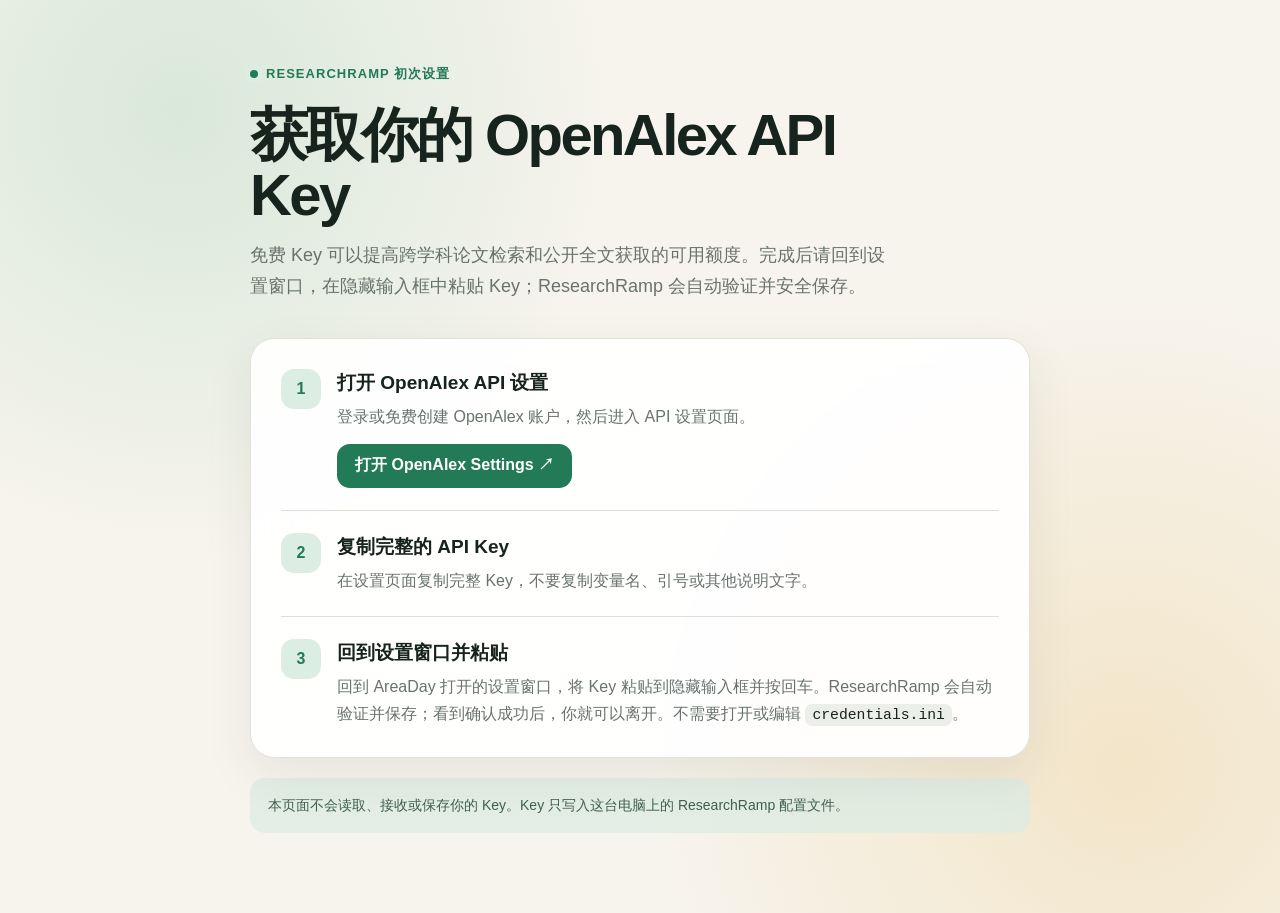
<file: assets/openalex-help.html>
<!doctype html>
<html lang="zh-CN">
  <head>
    <meta charset="utf-8" />
    <meta name="viewport" content="width=device-width, initial-scale=1" />
    <title>ResearchRamp · 获取 OpenAlex Key</title>
    <style>
      :root {
        color-scheme: light;
        --ink: #17231d;
        --muted: #68736d;
        --paper: #f7f4ed;
        --card: rgba(255, 255, 255, 0.92);
        --line: #dedfd8;
        --green: #237a57;
        --green-soft: #dceee4;
        font-family: Inter, ui-sans-serif, -apple-system, BlinkMacSystemFont, "Segoe UI", sans-serif;
      }

      * { box-sizing: border-box; }

      body {
        margin: 0;
        min-height: 100vh;
        color: var(--ink);
        background:
          radial-gradient(circle at 14% 12%, rgba(214, 231, 216, 0.92), transparent 28rem),
          radial-gradient(circle at 88% 84%, rgba(241, 223, 186, 0.72), transparent 30rem),
          var(--paper);
      }

      a { color: inherit; }

      .shell {
        width: min(780px, calc(100% - 32px));
        margin: 0 auto;
        padding: 64px 0 80px;
      }

      .eyebrow {
        display: inline-flex;
        align-items: center;
        gap: 8px;
        color: var(--green);
        font-size: 13px;
        font-weight: 700;
        letter-spacing: 0.08em;
        text-transform: uppercase;
      }

      .dot {
        width: 8px;
        height: 8px;
        border-radius: 999px;
        background: var(--green);
        box-shadow: 0 0 0 5px var(--green-soft);
      }

      h1 {
        margin: 22px 0 14px;
        max-width: 680px;
        font-size: clamp(34px, 6vw, 58px);
        line-height: 1.04;
        letter-spacing: -0.045em;
      }

      .lead {
        margin: 0;
        max-width: 650px;
        color: var(--muted);
        font-size: 18px;
        line-height: 1.72;
      }

      .card {
        margin-top: 36px;
        padding: 30px;
        border: 1px solid rgba(222, 223, 216, 0.9);
        border-radius: 24px;
        background: var(--card);
        box-shadow: 0 18px 50px rgba(34, 48, 40, 0.08);
        backdrop-filter: blur(16px);
      }

      .step {
        display: grid;
        grid-template-columns: 40px 1fr;
        gap: 16px;
        padding: 22px 0;
        border-bottom: 1px solid var(--line);
      }

      .step:first-child { padding-top: 0; }
      .step:last-child { padding-bottom: 0; border-bottom: 0; }

      .number {
        display: grid;
        place-items: center;
        width: 40px;
        height: 40px;
        border-radius: 13px;
        color: var(--green);
        background: var(--green-soft);
        font-weight: 800;
      }

      h2 {
        margin: 1px 0 8px;
        font-size: 19px;
      }

      p {
        margin: 0;
        color: var(--muted);
        line-height: 1.65;
      }

      .button {
        display: inline-flex;
        align-items: center;
        justify-content: center;
        margin-top: 14px;
        min-height: 44px;
        padding: 0 18px;
        border-radius: 13px;
        color: white;
        background: var(--green);
        font-weight: 700;
        text-decoration: none;
      }

      code {
        padding: 3px 7px;
        border-radius: 7px;
        color: var(--ink);
        background: #ecefe9;
        font-family: "SFMono-Regular", Consolas, monospace;
        font-size: 0.92em;
      }

      .privacy {
        margin-top: 20px;
        padding: 16px 18px;
        border-radius: 15px;
        color: #42604f;
        background: rgba(220, 238, 228, 0.72);
        font-size: 14px;
      }

      @media (max-width: 560px) {
        .shell { padding-top: 38px; }
        .card { padding: 22px; border-radius: 20px; }
      }
    </style>
  </head>
  <body>
    <main class="shell">
      <div class="eyebrow"><span class="dot"></span>ResearchRamp 初次设置</div>
      <h1>获取你的 OpenAlex API Key</h1>
      <p class="lead">免费 Key 可以提高跨学科论文检索和公开全文获取的可用额度。完成后请回到设置窗口，在隐藏输入框中粘贴 Key；ResearchRamp 会自动验证并安全保存。</p>

      <section class="card" aria-label="OpenAlex Key 获取步骤">
        <div class="step">
          <div class="number">1</div>
          <div>
            <h2>打开 OpenAlex API 设置</h2>
            <p>登录或免费创建 OpenAlex 账户，然后进入 API 设置页面。</p>
            <a class="button" href="https://openalex.org/settings/api" target="_blank" rel="noreferrer">打开 OpenAlex Settings ↗</a>
          </div>
        </div>

        <div class="step">
          <div class="number">2</div>
          <div>
            <h2>复制完整的 API Key</h2>
            <p>在设置页面复制完整 Key，不要复制变量名、引号或其他说明文字。</p>
          </div>
        </div>

        <div class="step">
          <div class="number">3</div>
          <div>
            <h2>回到设置窗口并粘贴</h2>
            <p>回到 AreaDay 打开的设置窗口，将 Key 粘贴到隐藏输入框并按回车。ResearchRamp 会自动验证并保存；看到确认成功后，你就可以离开。不需要打开或编辑 <code>credentials.ini</code>。</p>
          </div>
        </div>
      </section>

      <p class="privacy">本页面不会读取、接收或保存你的 Key。Key 只写入这台电脑上的 ResearchRamp 配置文件。</p>
    </main>
  </body>
</html>
</file>
